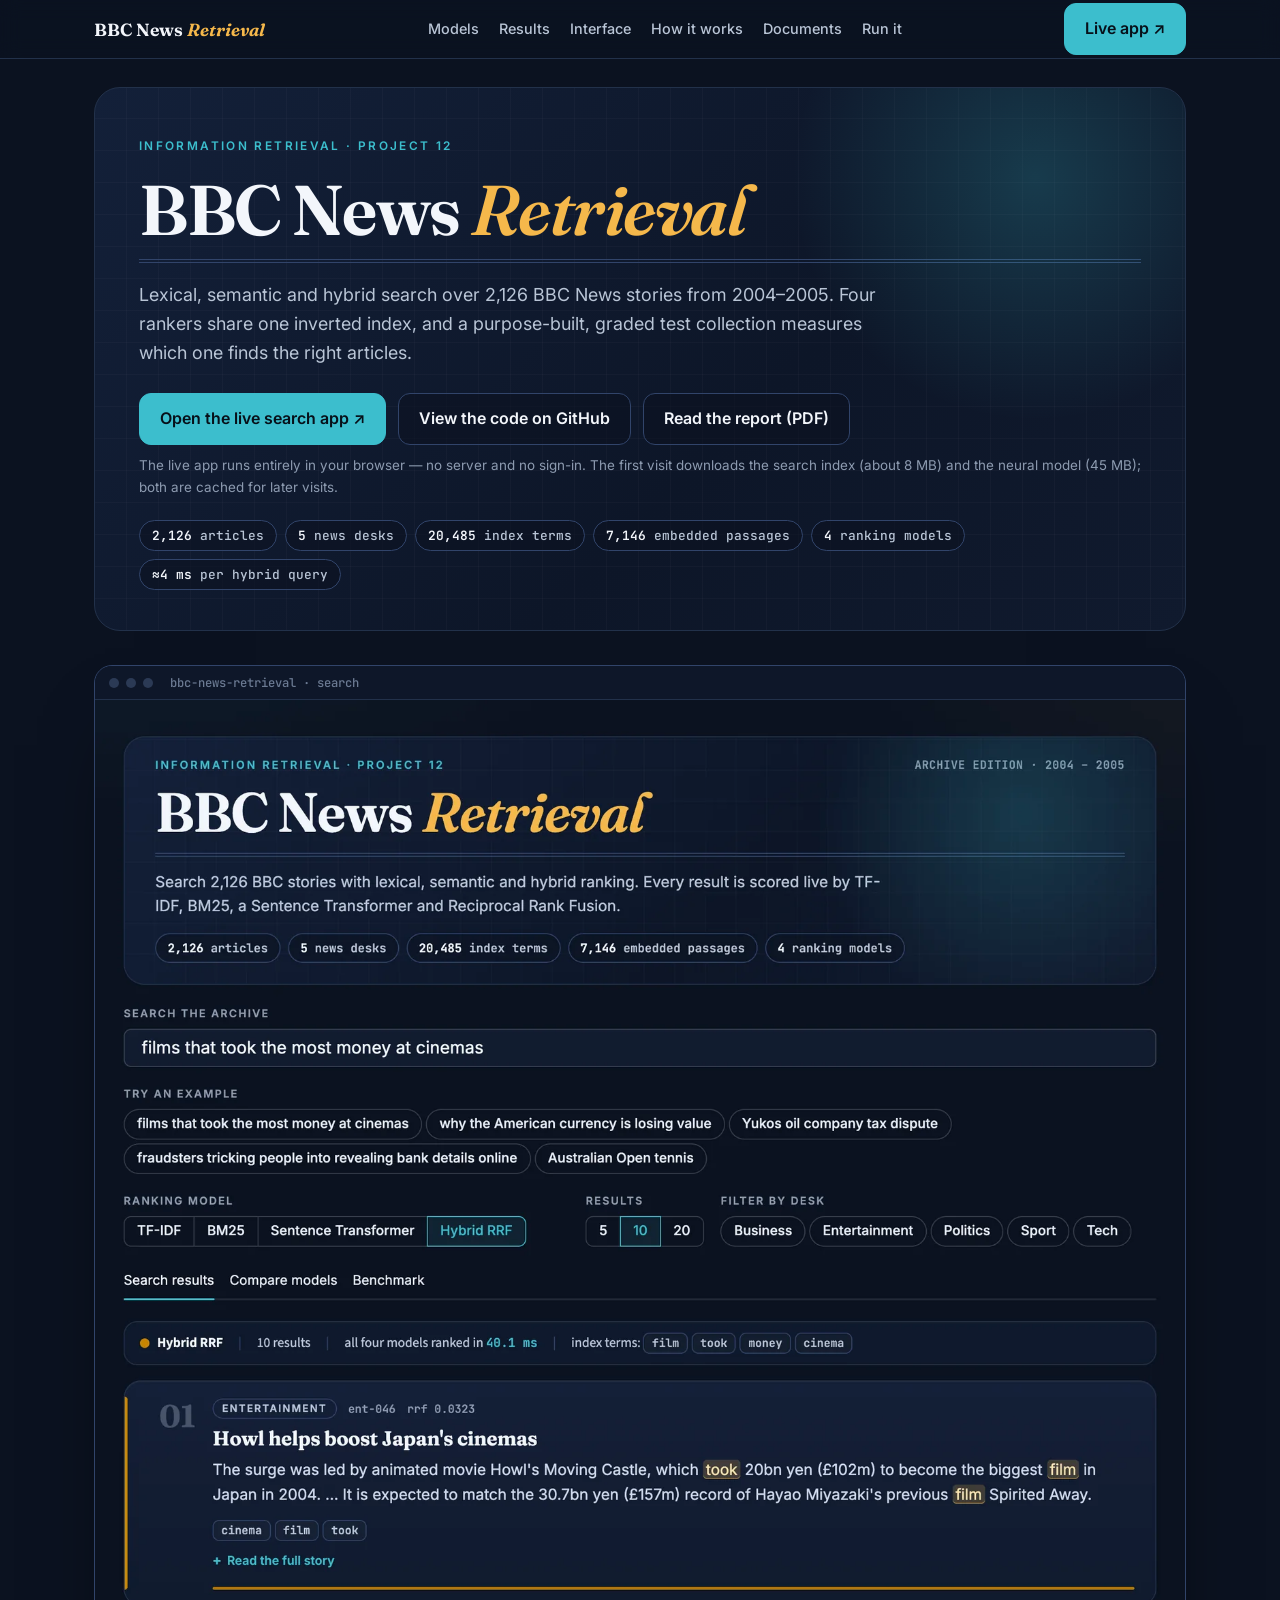
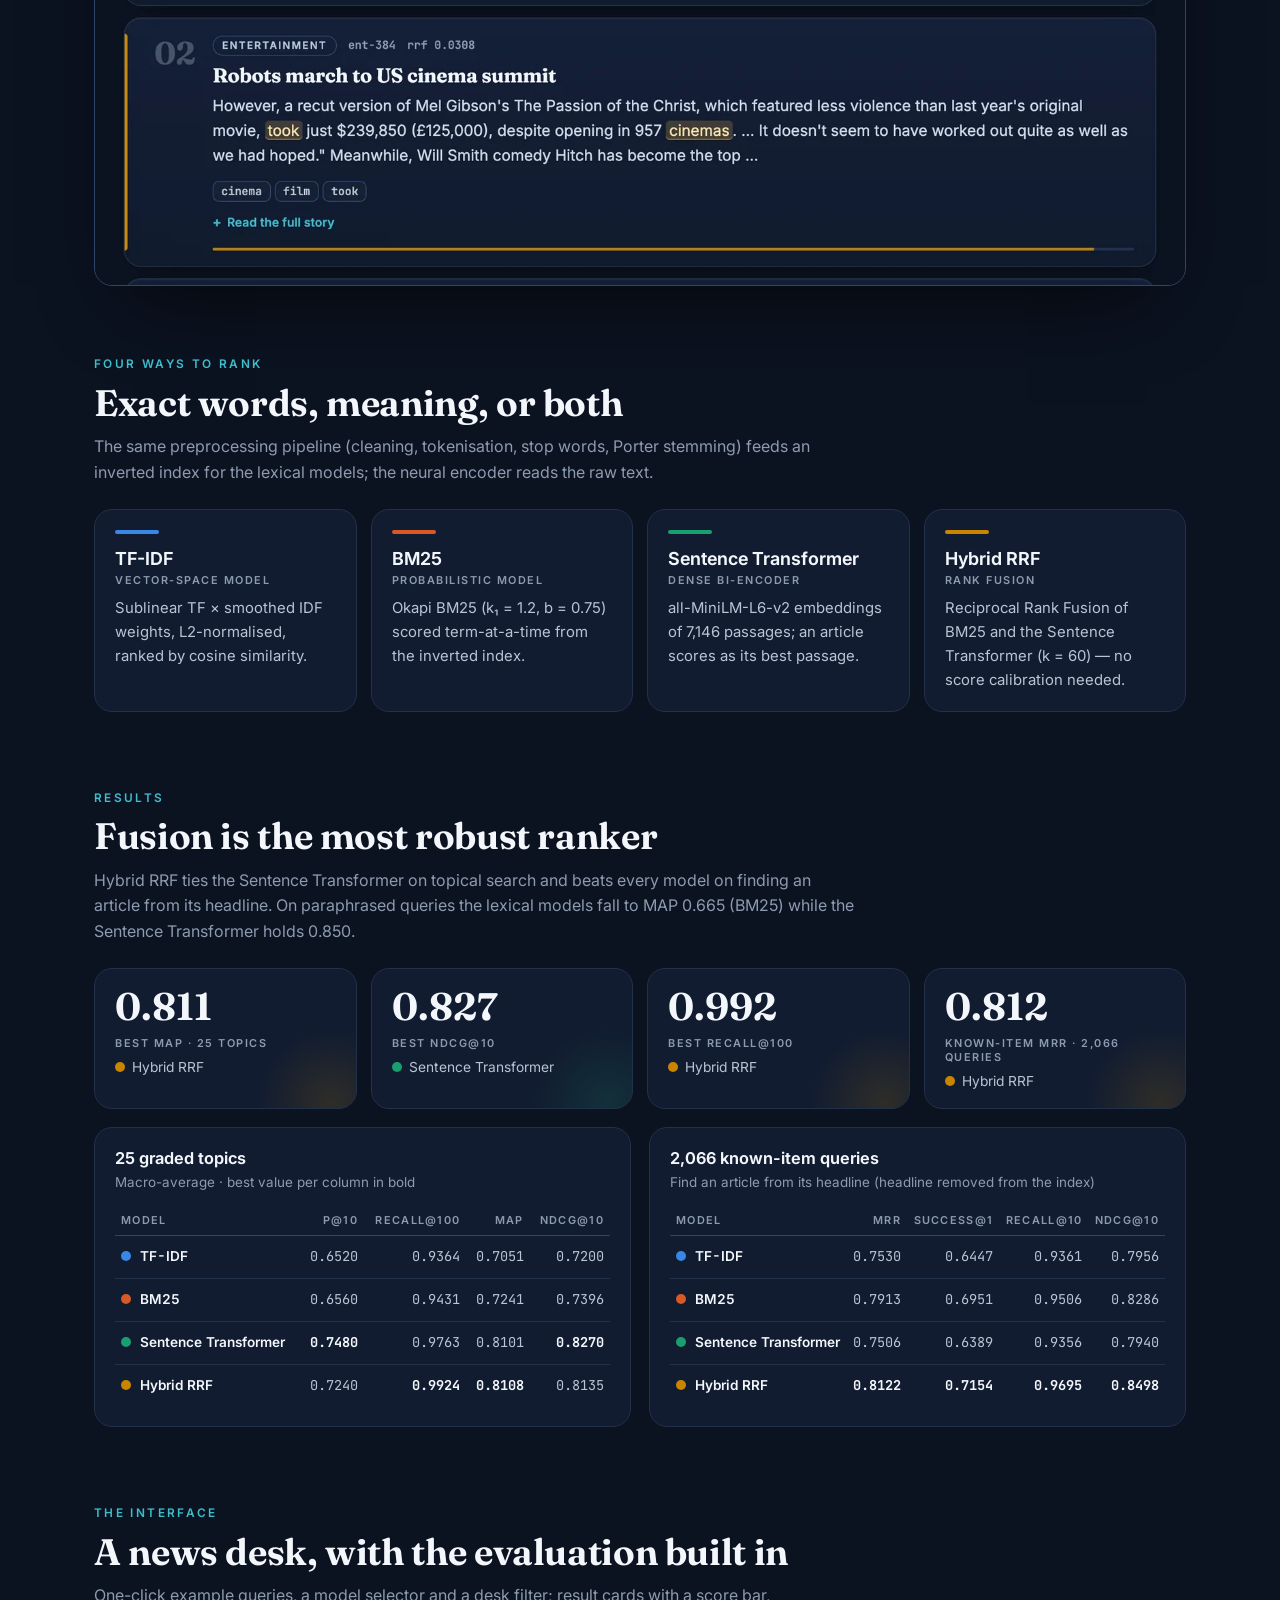
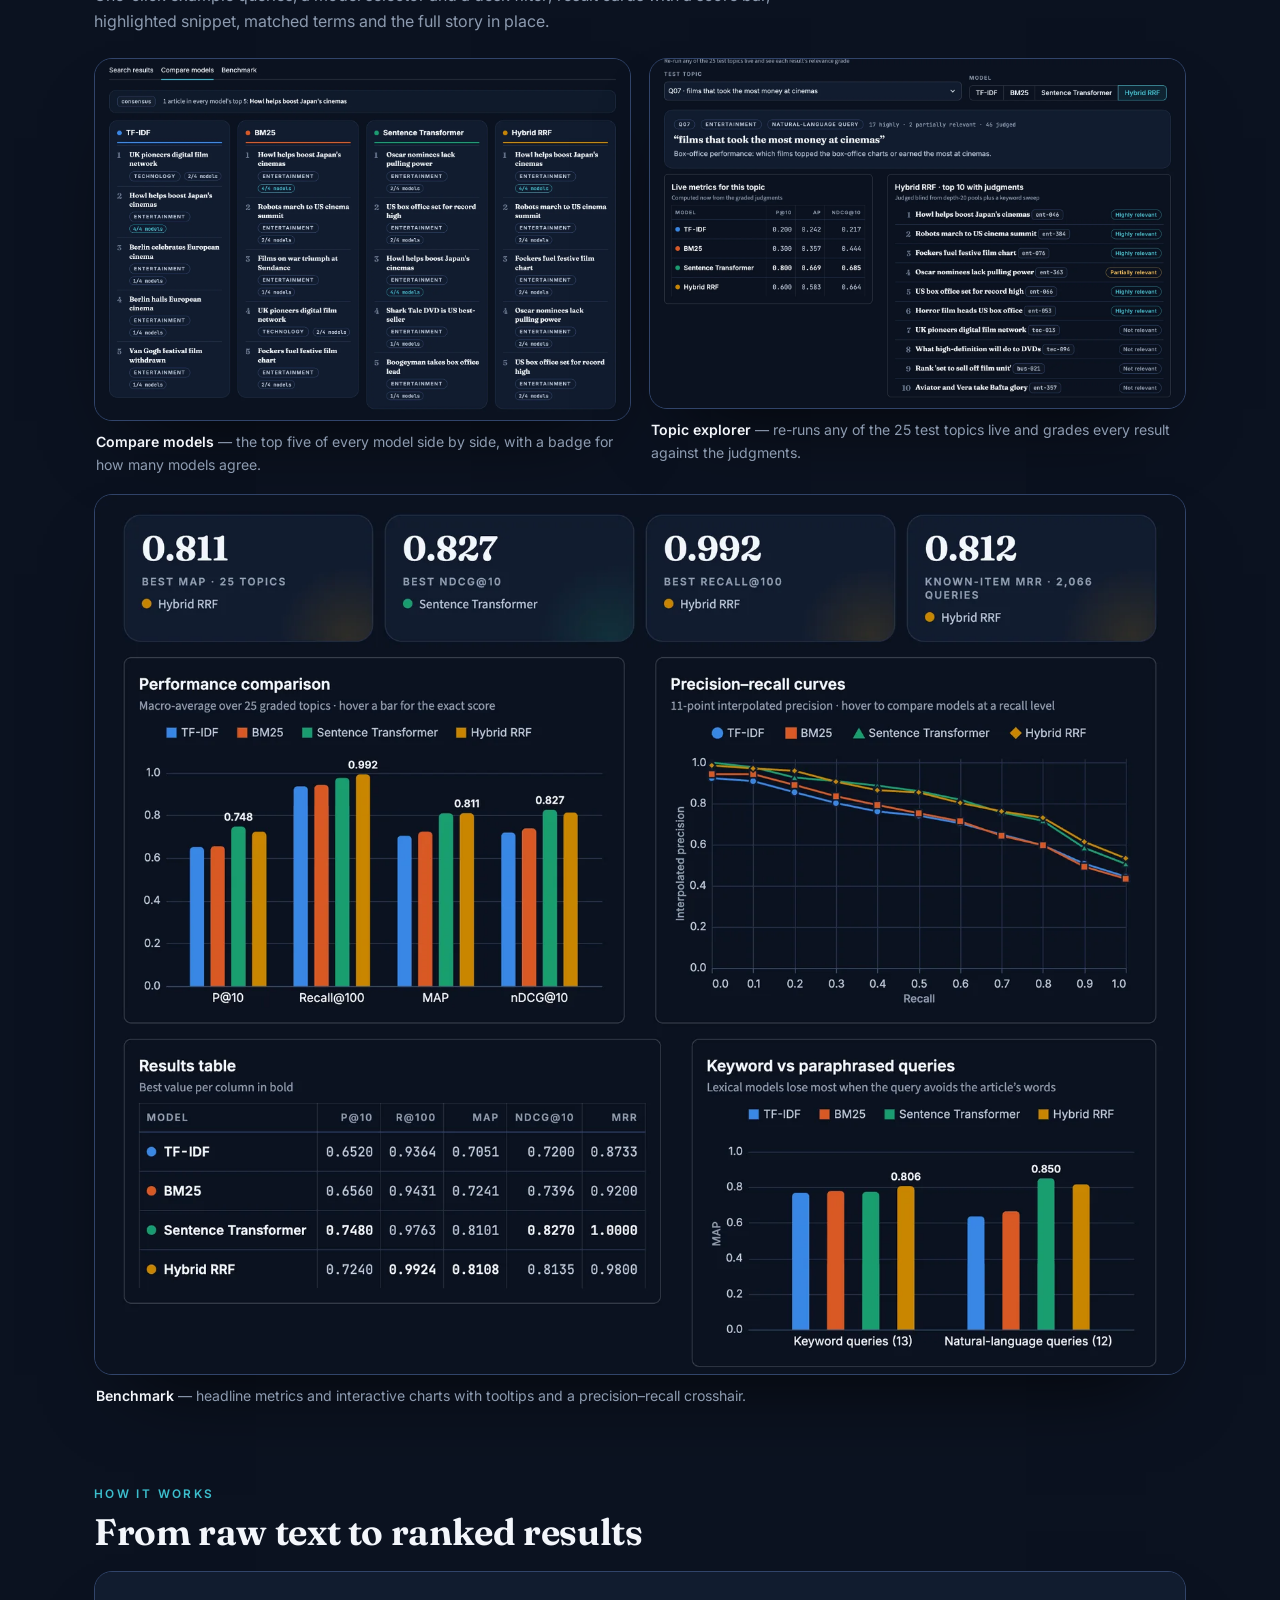
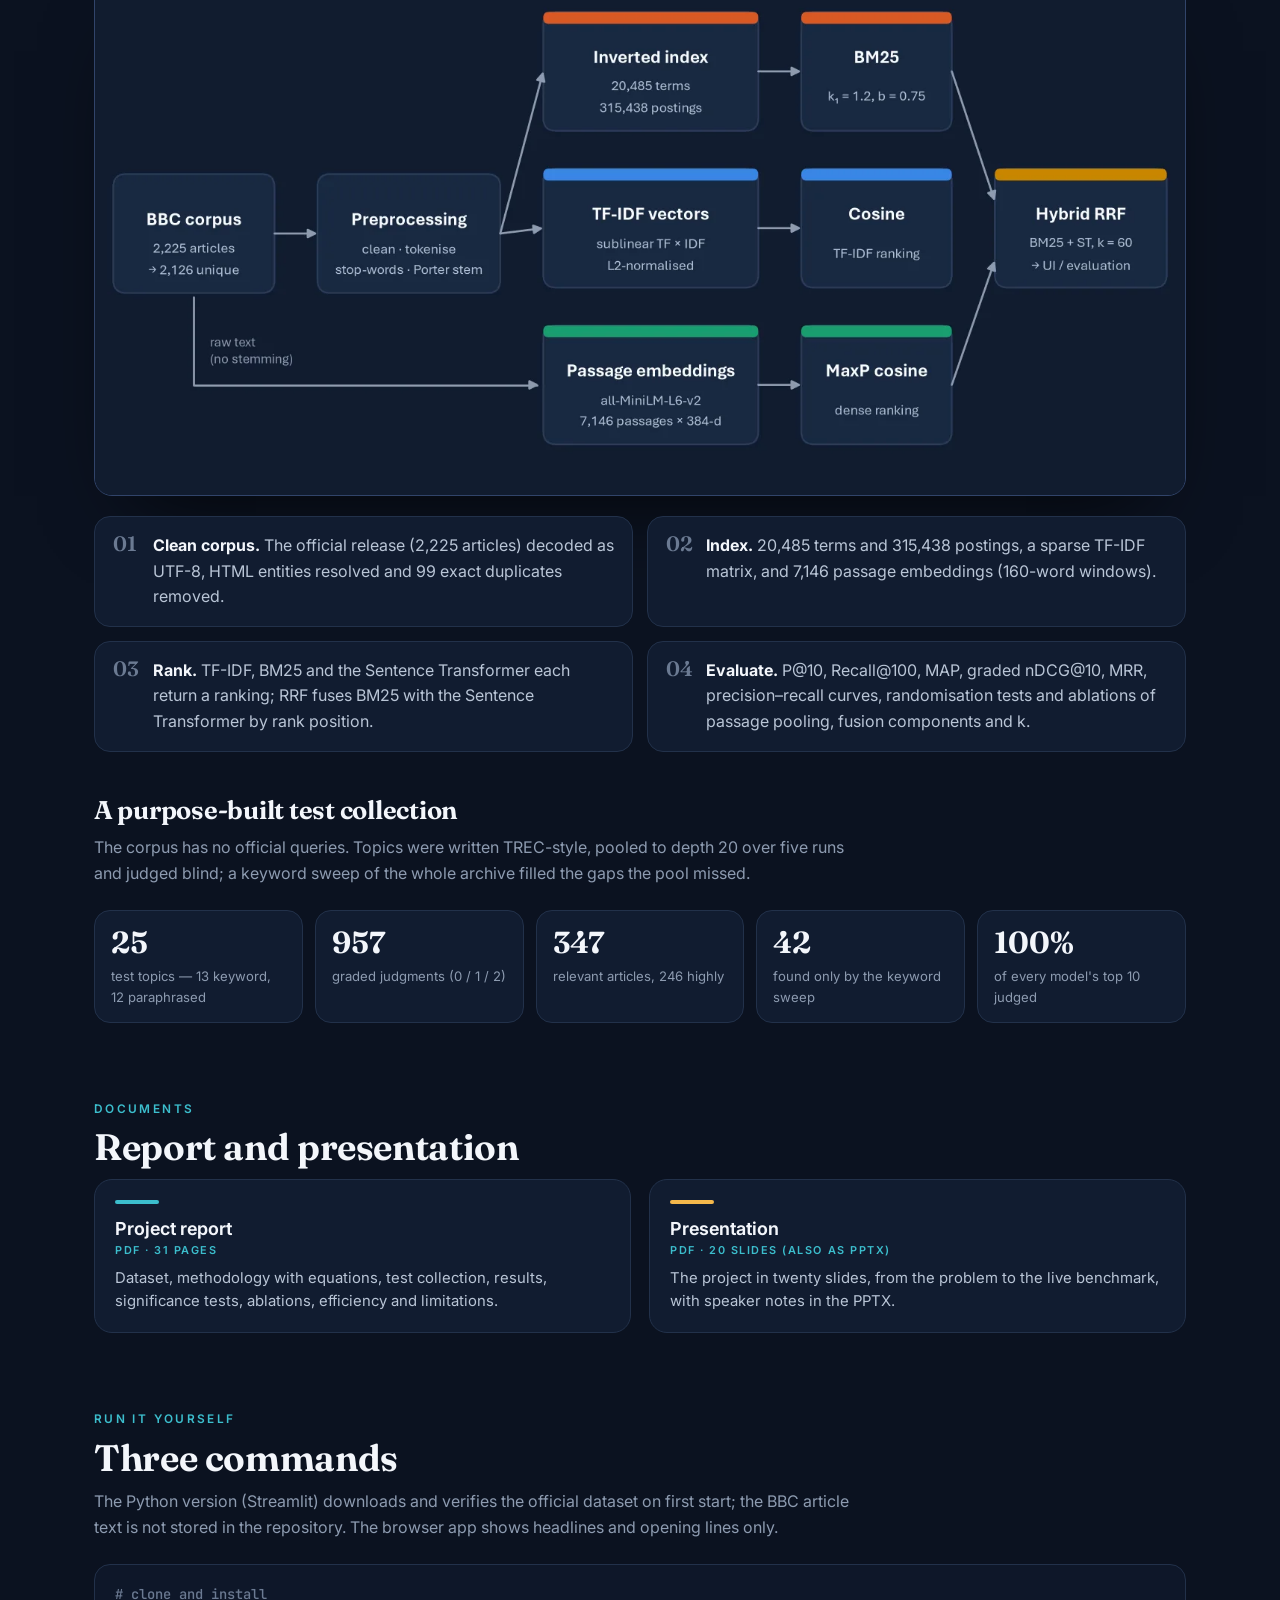
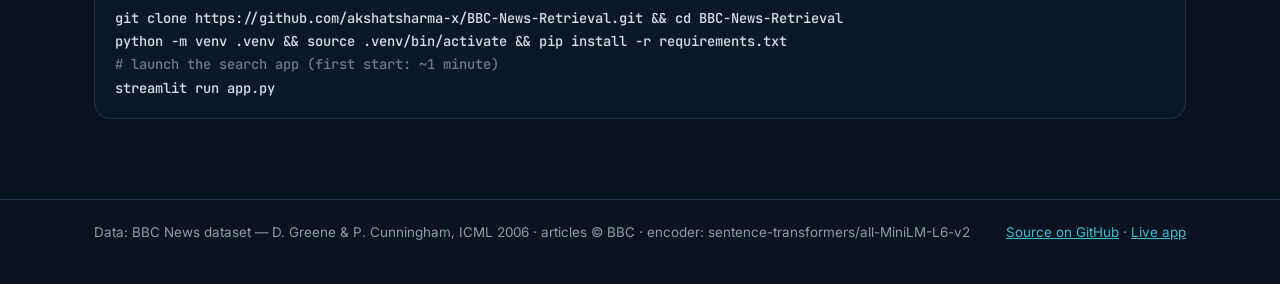
<file: docs/index.html>
<!doctype html>
<html lang="en">
<head>
<meta charset="utf-8">
<meta name="viewport" content="width=device-width, initial-scale=1">
<title>BBC News Retrieval — lexical, semantic and hybrid search</title>
<meta name="description" content="Information-retrieval project on the BBC News corpus: TF-IDF, BM25, a Sentence Transformer and Reciprocal Rank Fusion, with a graded test collection, full evaluation and a live search app.">
<meta property="og:title" content="BBC News Retrieval">
<meta property="og:description" content="Lexical, semantic and hybrid search over 2,126 BBC News articles, with a live search app.">
<meta property="og:image" content="assets/ui_search.webp">
<link rel="icon" href="assets/favicon.svg" type="image/svg+xml">
<link rel="stylesheet" href="assets/site.css">
</head>
<body>
<nav class="top" aria-label="Sections"><div class="wrap">
  <a class="brand" href="#">BBC News <em>Retrieval</em></a>
  <ul><li><a href="#models">Models</a></li><li><a href="#results">Results</a></li><li><a href="#interface">Interface</a></li>
  <li><a href="#how">How it works</a></li><li><a href="#documents">Documents</a></li><li><a href="#run">Run it</a></li></ul>
  <a class="btn primary" href="app/">Live app ↗</a>
</div></nav>
<main class="wrap">
<header class="hero">
  <span class="kicker">Information Retrieval · Project 12</span>
  <h1>BBC News <em>Retrieval</em></h1>
  <div class="rule"></div>
  <p class="lede">Lexical, semantic and hybrid search over 2,126 BBC News stories from 2004–2005. Four rankers
  share one inverted index, and a purpose-built, graded test collection measures which one finds the right articles.</p>
  <div class="cta">
    <a class="btn primary" href="app/">Open the live search app ↗</a>
    <a class="btn" href="https://github.com/akshatsharma-x/BBC-News-Retrieval" target="_blank" rel="noopener">View the code on GitHub</a>
    <a class="btn" href="BBC_News_Retrieval_Report.pdf">Read the report (PDF)</a>
  </div>
  <p class="note">The live app runs entirely in your browser — no server and no sign-in. The first visit downloads the
  search index (about 8 MB) and the neural model (45 MB); both are cached for later visits.</p>
  <div class="ticker"><span><b>2,126</b> articles</span><span><b>5</b> news desks</span>
  <span><b>20,485</b> index terms</span><span><b>7,146</b> embedded passages</span>
  <span><b>4</b> ranking models</span><span><b>≈4 ms</b> per hybrid query</span></div>
</header>
<div class="frame"><div class="bar"><i></i><i></i><i></i><span>bbc-news-retrieval · search</span></div><img src="assets/ui_search.webp" width="1600" height="1740" loading="lazy" alt="The search app: Hybrid RRF results for the query films that took the most money at cinemas, with highlighted terms"></div>

<section id="models">
  <span class="kicker">Four ways to rank</span>
  <h2>Exact words, meaning, or both</h2>
  <p class="sub">The same preprocessing pipeline (cleaning, tokenisation, stop words, Porter stemming) feeds an inverted index for the
  lexical models; the neural encoder reads the raw text.</p>
  <div class="grid4"><div class="card" style="--model:#3987e5"><div class="stripe"></div><h3>TF-IDF</h3><p class="k">Vector-space model</p><p>Sublinear TF × smoothed IDF weights, L2-normalised, ranked by cosine similarity.</p></div><div class="card" style="--model:#d95926"><div class="stripe"></div><h3>BM25</h3><p class="k">Probabilistic model</p><p>Okapi BM25 (k₁ = 1.2, b = 0.75) scored term-at-a-time from the inverted index.</p></div><div class="card" style="--model:#199e70"><div class="stripe"></div><h3>Sentence Transformer</h3><p class="k">Dense bi-encoder</p><p>all-MiniLM-L6-v2 embeddings of 7,146 passages; an article scores as its best passage.</p></div><div class="card" style="--model:#c98500"><div class="stripe"></div><h3>Hybrid RRF</h3><p class="k">Rank fusion</p><p>Reciprocal Rank Fusion of BM25 and the Sentence Transformer (k = 60) — no score calibration needed.</p></div></div>
</section>

<section id="results">
  <span class="kicker">Results</span>
  <h2>Fusion is the most robust ranker</h2>
  <p class="sub">Hybrid RRF ties the Sentence Transformer on topical search and beats every model on finding an article from its
  headline. On paraphrased queries the lexical models fall to MAP 0.665 (BM25) while the
  Sentence Transformer holds 0.850.</p>
  <div class="kpis"><div class="kpi" style="--model:#c98500"><div class="v">0.811</div><div class="l">Best MAP · 25 topics</div><div class="w"><span class="dot"></span>Hybrid RRF</div></div><div class="kpi" style="--model:#199e70"><div class="v">0.827</div><div class="l">Best nDCG@10</div><div class="w"><span class="dot"></span>Sentence Transformer</div></div><div class="kpi" style="--model:#c98500"><div class="v">0.992</div><div class="l">Best Recall@100</div><div class="w"><span class="dot"></span>Hybrid RRF</div></div><div class="kpi" style="--model:#c98500"><div class="v">0.812</div><div class="l">Known-item MRR · 2,066 queries</div><div class="w"><span class="dot"></span>Hybrid RRF</div></div></div>
  <div class="grid2">
    <div class="panel"><h3>25 graded topics</h3><p class="s">Macro-average · best value per column in bold</p><table><thead><tr><th>Model</th><th>P@10</th><th>Recall@100</th><th>MAP</th><th>nDCG@10</th></tr></thead><tbody><tr><td><span class="dot" style="--model:#3987e5;margin-right:9px"></span>TF-IDF</td><td class="">0.6520</td><td class="">0.9364</td><td class="">0.7051</td><td class="">0.7200</td></tr><tr><td><span class="dot" style="--model:#d95926;margin-right:9px"></span>BM25</td><td class="">0.6560</td><td class="">0.9431</td><td class="">0.7241</td><td class="">0.7396</td></tr><tr><td><span class="dot" style="--model:#199e70;margin-right:9px"></span>Sentence Transformer</td><td class="best">0.7480</td><td class="">0.9763</td><td class="">0.8101</td><td class="best">0.8270</td></tr><tr><td><span class="dot" style="--model:#c98500;margin-right:9px"></span>Hybrid RRF</td><td class="">0.7240</td><td class="best">0.9924</td><td class="best">0.8108</td><td class="">0.8135</td></tr></tbody></table></div>
    <div class="panel"><h3>2,066 known-item queries</h3><p class="s">Find an article from its headline (headline removed from the index)</p><table><thead><tr><th>Model</th><th>MRR</th><th>Success@1</th><th>Recall@10</th><th>nDCG@10</th></tr></thead><tbody><tr><td><span class="dot" style="--model:#3987e5;margin-right:9px"></span>TF-IDF</td><td class="">0.7530</td><td class="">0.6447</td><td class="">0.9361</td><td class="">0.7956</td></tr><tr><td><span class="dot" style="--model:#d95926;margin-right:9px"></span>BM25</td><td class="">0.7913</td><td class="">0.6951</td><td class="">0.9506</td><td class="">0.8286</td></tr><tr><td><span class="dot" style="--model:#199e70;margin-right:9px"></span>Sentence Transformer</td><td class="">0.7506</td><td class="">0.6389</td><td class="">0.9356</td><td class="">0.7940</td></tr><tr><td><span class="dot" style="--model:#c98500;margin-right:9px"></span>Hybrid RRF</td><td class="best">0.8122</td><td class="best">0.7154</td><td class="best">0.9695</td><td class="best">0.8498</td></tr></tbody></table></div>
  </div>
</section>

<section id="interface">
  <span class="kicker">The interface</span>
  <h2>A news desk, with the evaluation built in</h2>
  <p class="sub">One-click example queries, a model selector and a desk filter; result cards with a score bar, highlighted
  snippet, matched terms and the full story in place.</p>
  <div class="grid2">
    <figure><div class="frame"><img src="assets/ui_compare.webp" width="1600" height="1079" loading="lazy" alt="Compare models tab: the top five results of all four models side by side with agreement badges"></div>
      <figcaption><b>Compare models</b> — the top five of every model side by side, with a badge for how many models agree.</figcaption></figure>
    <figure><div class="frame"><img src="assets/ui_explorer.webp" width="1600" height="1044" loading="lazy" alt="Topic explorer: a test topic re-scored live with each result&#x27;s relevance grade"></div>
      <figcaption><b>Topic explorer</b> — re-runs any of the 25 test topics live and grades every result against the judgments.</figcaption></figure>
  </div>
  <figure style="margin-top:18px"><div class="frame"><img src="assets/ui_benchmark.webp" width="1600" height="1290" loading="lazy" alt="Benchmark tab: headline metrics, interactive comparison and precision-recall charts"></div>
    <figcaption><b>Benchmark</b> — headline metrics and interactive charts with tooltips and a precision–recall crosshair.</figcaption></figure>
</section>

<section id="how">
  <span class="kicker">How it works</span>
  <h2>From raw text to ranked results</h2>
  <div class="frame" style="margin-top:18px"><img src="assets/pipeline.webp" width="1460" height="700" loading="lazy" alt="Architecture: preprocessing feeds an inverted index, TF-IDF vectors and passage embeddings; BM25 and the Sentence Transformer are fused with RRF"></div>
  <div class="steps">
    <div><b>Clean corpus.</b> The official release (2,225 articles) decoded as UTF-8, HTML entities resolved and
    99 exact duplicates removed.</div>
    <div><b>Index.</b> 20,485 terms and 315,438 postings, a sparse TF-IDF matrix, and
    7,146 passage embeddings (160-word windows).</div>
    <div><b>Rank.</b> TF-IDF, BM25 and the Sentence Transformer each return a ranking; RRF fuses BM25 with the Sentence
    Transformer by rank position.</div>
    <div><b>Evaluate.</b> P@10, Recall@100, MAP, graded nDCG@10, MRR, precision–recall curves, randomisation tests and
    ablations of passage pooling, fusion components and k.</div>
  </div>
  <h2 style="margin-top:44px;font-size:1.6rem">A purpose-built test collection</h2>
  <p class="sub">The corpus has no official queries. Topics were written TREC-style, pooled to depth 20 over five runs and judged
  blind; a keyword sweep of the whole archive filled the gaps the pool missed.</p>
  <div class="stats"><div class="stat"><div class="v">25</div><div class="l">test topics — 13 keyword, 12 paraphrased</div></div><div class="stat"><div class="v">957</div><div class="l">graded judgments (0 / 1 / 2)</div></div><div class="stat"><div class="v">347</div><div class="l">relevant articles, 246 highly</div></div><div class="stat"><div class="v">42</div><div class="l">found only by the keyword sweep</div></div><div class="stat"><div class="v">100%</div><div class="l">of every model&#x27;s top 10 judged</div></div></div>
</section>

<section id="documents" class="docs">
  <span class="kicker">Documents</span>
  <h2>Report and presentation</h2>
  <div class="grid2">
    <a class="card" href="BBC_News_Retrieval_Report.pdf" style="--model:var(--teal)"><div class="stripe"></div><h3>Project report</h3>
      <p class="k">PDF · 31 pages</p><p>Dataset, methodology with equations, test collection, results, significance tests, ablations,
      efficiency and limitations.</p></a>
    <a class="card" href="BBC_News_Retrieval_Presentation.pdf" style="--model:var(--amber)"><div class="stripe"></div><h3>Presentation</h3>
      <p class="k">PDF · 20 slides (also as <span>PPTX</span>)</p><p>The project in twenty slides, from the problem to the live benchmark,
      with speaker notes in the PPTX.</p></a>
  </div>
</section>

<section id="run">
  <span class="kicker">Run it yourself</span>
  <h2>Three commands</h2>
  <p class="sub">The Python version (Streamlit) downloads and verifies the official dataset on first start; the BBC article
  text is not stored in the repository. The browser app shows headlines and opening lines only.</p>
<pre><span class="c"># clone and install</span>
git clone https://github.com/akshatsharma-x/BBC-News-Retrieval.git && cd BBC-News-Retrieval
python -m venv .venv && source .venv/bin/activate && pip install -r requirements.txt
<span class="c"># launch the search app (first start: ~1 minute)</span>
streamlit run app.py</pre>
</section>
</main>
<footer><div class="wrap">
  <span>Data: BBC News dataset — D. Greene &amp; P. Cunningham, ICML 2006 · articles © BBC · encoder: sentence-transformers/all-MiniLM-L6-v2</span>
  <span><a href="https://github.com/akshatsharma-x/BBC-News-Retrieval">Source on GitHub</a> · <a href="app/">Live app</a></span>
</div></footer>
</body>
</html>
</file>
<file: docs/assets/site.css>
@import url('https://fonts.googleapis.com/css2?family=Fraunces:ital,opsz,wght@0,9..144,500;0,9..144,650;1,9..144,600&family=Inter:wght@400;500;600;700&family=JetBrains+Mono:wght@400;500;600&display=swap');
:root { --bg:#0b1220; --surface:#111c30; --surface-2:#16233d; --line:#22314a; --line-2:#31446a; --ink:#f3f6fb;
  --ink-2:#b9c5d6; --muted:#8d9bb0; --dim:#6b7a92; --teal:#3cbecd; --amber:#f5b84b;
  --serif:'Fraunces',Georgia,'Times New Roman',serif; --sans:'Inter',system-ui,-apple-system,'Segoe UI',sans-serif;
  --mono:'JetBrains Mono',ui-monospace,Menlo,Consolas,monospace; }
* { box-sizing: border-box; }
html { scroll-behavior: smooth; }
body { margin: 0; color: var(--ink-2); font: 400 16px/1.6 var(--sans);
  background: radial-gradient(1100px 520px at 8% -8%, rgba(60,190,205,.10), transparent 62%),
              radial-gradient(900px 480px at 100% -4%, rgba(245,184,75,.07), transparent 58%), var(--bg); }
a { color: var(--teal); }
a:focus-visible, .btn:focus-visible { outline: 3px solid var(--amber); outline-offset: 3px; border-radius: 10px; }
.wrap { max-width: 1140px; margin: 0 auto; padding: 0 24px; }
nav.top { position: sticky; top: 0; z-index: 5; backdrop-filter: blur(10px); background: rgba(11,18,32,.78);
  border-bottom: 1px solid var(--line); }
nav.top .wrap { display: flex; align-items: center; justify-content: space-between; gap: 16px; height: 58px; }
nav.top .brand { font: 650 1.1rem var(--serif); color: var(--ink); text-decoration: none; }
nav.top .brand em { color: var(--amber); font-style: italic; }
nav.top ul { display: flex; gap: 20px; list-style: none; margin: 0; padding: 0; }
nav.top ul a { color: var(--ink-2); text-decoration: none; font-size: .9rem; font-weight: 500; }
nav.top ul a:hover { color: var(--ink); }
.hero { position: relative; overflow: hidden; margin: 28px 0 0; padding: 44px 44px 40px; border: 1px solid var(--line);
  border-radius: 26px; background:
  repeating-linear-gradient(0deg, transparent 0 31px, rgba(255,255,255,.022) 31px 32px),
  repeating-linear-gradient(90deg, transparent 0 31px, rgba(255,255,255,.022) 31px 32px),
  linear-gradient(135deg, #132039 0%, #0d1628 60%, #101a2e 100%); }
.hero::after { content: ""; position: absolute; right: -110px; top: -170px; width: 520px; height: 520px; pointer-events: none;
  background: radial-gradient(circle, rgba(60,190,205,.22), transparent 66%); }
.kicker { font: 600 .74rem/1 var(--sans); letter-spacing: .2em; text-transform: uppercase; color: var(--teal); }
.hero h1 { position: relative; z-index: 1; font: 650 clamp(2.6rem, 6vw, 4.4rem)/1.02 var(--serif); letter-spacing: -.02em;
  color: var(--ink); margin: 16px 0 14px; }
.hero h1 em { color: var(--amber); font-style: italic; font-weight: 600; }
.rule { height: 4px; border-top: 1px solid var(--line-2); border-bottom: 1px solid var(--line-2); margin: 0 0 18px; }
.lede { position: relative; z-index: 1; max-width: 760px; font-size: 1.12rem; color: var(--ink-2); margin: 0; }
.cta { position: relative; z-index: 1; display: flex; flex-wrap: wrap; gap: 12px; margin: 26px 0 10px; }
.btn { display: inline-flex; align-items: center; gap: 8px; padding: 12px 20px; border-radius: 12px; font-weight: 600;
  text-decoration: none; border: 1px solid var(--line-2); color: var(--ink); background: rgba(11,18,32,.55); }
.btn.primary { background: var(--teal); border-color: var(--teal); color: #071019; }
.btn:hover { transform: translateY(-1px); }
.note { position: relative; z-index: 1; font-size: .84rem; color: var(--muted); margin: 6px 0 0; }
.ticker { position: relative; z-index: 1; display: flex; flex-wrap: wrap; gap: 8px; margin-top: 22px; }
.ticker span { font: 500 .8rem var(--mono); padding: 6px 12px; border: 1px solid var(--line-2); border-radius: 999px;
  background: rgba(11,18,32,.55); color: var(--ink-2); }
.ticker b { color: var(--ink); font-weight: 600; }
.frame { margin: 34px 0 0; border: 1px solid var(--line-2); border-radius: 18px; overflow: hidden; background: var(--surface);
  box-shadow: 0 40px 80px -40px rgba(0,0,0,.8); }
.frame .bar { display: flex; align-items: center; gap: 7px; height: 34px; padding: 0 14px; border-bottom: 1px solid var(--line);
  background: #0e1729; }
.frame .bar i { width: 10px; height: 10px; border-radius: 50%; background: #2b3a55; display: inline-block; }
.frame .bar span { margin-left: 10px; font: 500 .76rem var(--mono); color: var(--dim); }
.frame img { display: block; width: 100%; height: auto; }
section { padding: 64px 0 8px; }
h2 { font: 650 clamp(1.7rem, 3.2vw, 2.3rem)/1.15 var(--serif); color: var(--ink); margin: 6px 0 10px; letter-spacing: -.01em; }
.sub { color: var(--muted); margin: 0 0 24px; max-width: 760px; }
.grid4 { display: grid; grid-template-columns: repeat(4, minmax(0, 1fr)); gap: 14px; }
.grid2 { display: grid; grid-template-columns: repeat(2, minmax(0, 1fr)); gap: 18px; }
.card { position: relative; border: 1px solid var(--line); border-radius: 18px; background: var(--surface); padding: 20px 20px 18px; }
.card .stripe { width: 44px; height: 4px; border-radius: 4px; background: var(--model); margin-bottom: 14px; }
.card h3 { font: 650 1.12rem var(--sans); color: var(--ink); margin: 0 0 4px; }
.card .k { font: 600 .68rem var(--sans); letter-spacing: .14em; text-transform: uppercase; color: var(--muted); margin: 0 0 10px; }
.card p { margin: 0; font-size: .93rem; }
.kpis { display: grid; grid-template-columns: repeat(4, minmax(0, 1fr)); gap: 14px; margin-bottom: 18px; }
.kpi { position: relative; overflow: hidden; border: 1px solid var(--line); border-radius: 18px; background: var(--surface); padding: 18px 20px 16px; }
.kpi .v { font: 650 2.4rem/1 var(--serif); color: var(--ink); }
.kpi .l { font: 600 .68rem var(--sans); letter-spacing: .14em; text-transform: uppercase; color: var(--muted); margin-top: 10px; }
.kpi .w { display: flex; align-items: center; gap: 7px; font-size: .86rem; margin-top: 6px; color: var(--ink-2); }
.kpi::after { content: ""; position: absolute; right: -50px; bottom: -70px; width: 150px; height: 150px;
  background: radial-gradient(circle, var(--model), transparent 70%); opacity: .16; }
.dot { width: 10px; height: 10px; border-radius: 50%; background: var(--model); display: inline-block; flex: none; }
.panel { border: 1px solid var(--line); border-radius: 18px; background: var(--surface); padding: 20px 20px; overflow-x: auto; }
.panel h3 { font: 650 1.02rem var(--sans); color: var(--ink); margin: 0 0 4px; }
.panel .s { font-size: .84rem; color: var(--muted); margin: 0 0 12px; }
table { width: 100%; border-collapse: collapse; font-size: .85rem; }
th { text-align: right; font: 600 .68rem var(--sans); letter-spacing: .12em; text-transform: uppercase; color: var(--muted);
  padding: 8px 6px; border-bottom: 1px solid var(--line-2); }
td { text-align: right; padding: 10px 6px; border-bottom: 1px solid var(--line); font-family: var(--mono); font-variant-numeric: tabular-nums; }
th:first-child, td:first-child { text-align: left; font-family: var(--sans); }
td:first-child { color: var(--ink); font-weight: 600; white-space: nowrap; }
td.best { color: var(--ink); font-weight: 700; }
tr:last-child td { border-bottom: none; }
figure { margin: 0; }
figure .frame { margin: 0; }
figcaption { font-size: .88rem; color: var(--muted); margin: 10px 2px 0; }
figcaption b { color: var(--ink); font-weight: 600; }
.steps { counter-reset: s; display: grid; grid-template-columns: repeat(2, minmax(0, 1fr)); gap: 14px; margin-top: 20px; }
.steps div { border: 1px solid var(--line); border-radius: 16px; background: var(--surface); padding: 16px 18px 16px 58px; position: relative; }
.steps div::before { counter-increment: s; content: counter(s, decimal-leading-zero); position: absolute; left: 18px; top: 14px;
  font: 600 1.3rem var(--serif); color: var(--dim); }
.steps b { color: var(--ink); }
.stats { display: grid; grid-template-columns: repeat(5, minmax(0, 1fr)); gap: 12px; }
.stat { border: 1px solid var(--line); border-radius: 16px; background: var(--surface); padding: 16px 16px 14px; }
.stat .v { font: 650 1.9rem/1 var(--serif); color: var(--ink); }
.stat .l { font-size: .82rem; color: var(--muted); margin-top: 8px; }
.docs a.card { text-decoration: none; display: block; }
.docs a.card:hover { border-color: var(--line-2); }
.docs .k { color: var(--teal); }
.docs a.card p:not(.k) { color: var(--ink-2); }
.docs a.card h3 { color: var(--ink); }
pre { margin: 0; padding: 18px 20px; overflow-x: auto; border: 1px solid var(--line); border-radius: 16px; background: #0e1729;
  color: #d6deea; font: 500 .86rem/1.7 var(--mono); }
pre .c { color: var(--dim); }
footer { margin-top: 72px; border-top: 1px solid var(--line); }
footer .wrap { display: flex; flex-wrap: wrap; justify-content: space-between; gap: 10px 24px; padding: 22px 24px 40px;
  font-size: .84rem; color: var(--muted); }
@media (max-width: 960px) { .grid4, .kpis { grid-template-columns: repeat(2, minmax(0, 1fr)); } .grid2 { grid-template-columns: 1fr; } .stats { grid-template-columns: repeat(3, 1fr); }
  nav.top ul { display: none; } }
@media (max-width: 640px) { .grid4, .kpis, .grid2, .steps { grid-template-columns: 1fr; } .stats { grid-template-columns: repeat(2, 1fr); }
  .hero { padding: 30px 22px 26px; } }
@media (prefers-reduced-motion: reduce) { html { scroll-behavior: auto; } .btn:hover { transform: none; } }
</file>
